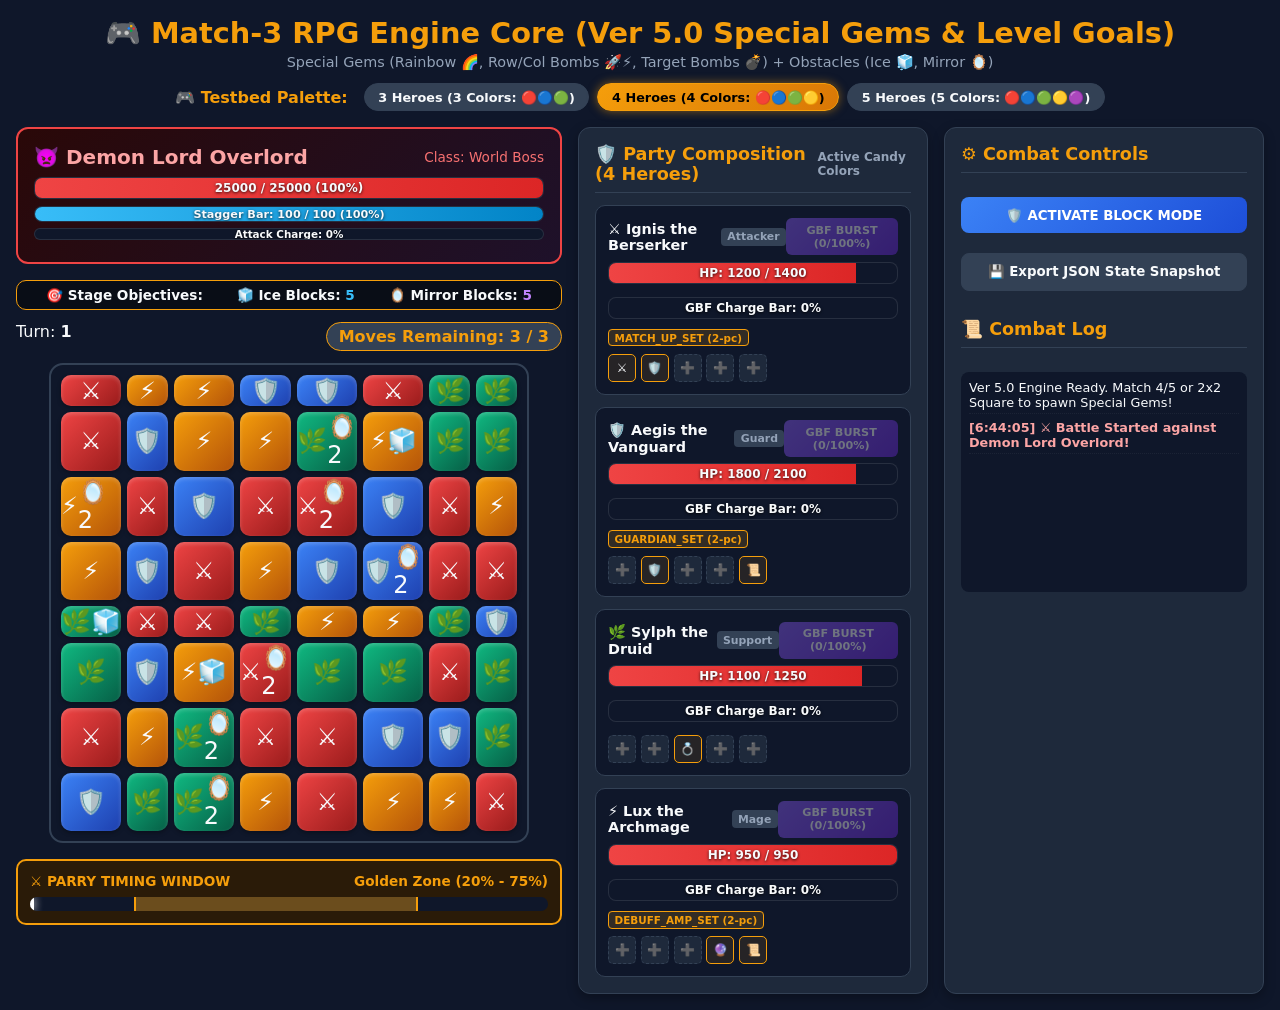
<file: index.html>
<!DOCTYPE html>
<html lang="en">
<head>
  <meta charset="UTF-8">
  <meta name="viewport" content="width=device-width, initial-scale=1.0">
  <title>Pure Match-3 Core Engine Playground Ver 5.0</title>
  <link rel="stylesheet" href="src/web/style.css">
</head>
<body>
  <header>
    <h1>🎮 Match-3 RPG Engine Core (Ver 5.0 Special Gems & Level Goals)</h1>
    <p>Special Gems (Rainbow 🌈, Row/Col Bombs 🚀⚡, Target Bombs 💣) + Obstacles (Ice 🧊, Mirror 🪞)</p>
    
    <div class="palette-switcher">
      <span style="font-weight: bold; color: var(--accent-gold); margin-right: 0.5rem;">🎮 Testbed Palette:</span>
      <button class="btn-palette" data-count="3">3 Heroes (3 Colors: 🔴🔵🟢)</button>
      <button class="btn-palette active" data-count="4">4 Heroes (4 Colors: 🔴🔵🟢🟡)</button>
      <button class="btn-palette" data-count="5">5 Heroes (5 Colors: 🔴🔵🟢🟡🟣)</button>
    </div>
  </header>

  <div class="game-container">
    <div class="grid-section">
      <!-- Boss Banner -->
      <div class="boss-banner" style="width: 100%;">
        <div class="boss-header">
          <div class="boss-name">
            👿 Demon Lord Overlord
            <span id="bossBrokenBadge" class="boss-broken-badge" style="display: none;">⚡ BROKEN (+75% DMG)</span>
            <span id="autoParryBadge" class="auto-parry-badge" style="display: none;">🛡️ AUTO-PARRY READY</span>
          </div>
          <div style="font-size: 0.85rem; color: #f87171;">Class: World Boss</div>
        </div>
        <!-- Boss HP Bar -->
        <div class="bar-container">
          <div class="bar-fill hp-fill" id="bossHpFill" style="width: 100%;"></div>
          <div class="bar-text" id="bossHpText">25000 / 25000 (100%)</div>
        </div>
        <!-- Boss Stagger / Break Bar -->
        <div class="bar-container" style="height: 16px;">
          <div class="bar-fill stagger-fill" id="bossStaggerFill" style="width: 100%;"></div>
          <div class="bar-text" id="bossStaggerText" style="font-size: 0.7rem;">Stagger Bar: 100 / 100</div>
        </div>
        <!-- Boss Charge Bar -->
        <div class="bar-container" style="height: 12px;">
          <div class="bar-fill charge-fill" id="bossChargeFill" style="width: 0%;"></div>
          <div class="bar-text" id="bossChargeText" style="font-size: 0.65rem;">Attack Charge: 0%</div>
        </div>
      </div>

      <!-- Level Goals Bar -->
      <div class="goals-bar" style="width: 100%; display: flex; justify-content: space-around; background: #090d16; border: 1px solid var(--accent-gold); border-radius: 10px; padding: 6px 12px; margin-bottom: 0.75rem; font-weight: bold; font-size: 0.85rem;">
        <span>🎯 Stage Objectives:</span>
        <div>🧊 Ice Blocks: <span id="goalIceText" style="color: #38bdf8;">5</span></div>
        <div>🪞 Mirror Blocks: <span id="goalMirrorText" style="color: #c084fc;">5</span></div>
      </div>

      <div class="board-header">
        <div>
          <span>Turn: <strong id="turnText">1</strong></span>
        </div>
        <div class="moves-badge">
          Moves Remaining: <span id="movesText">3</span> / 3
        </div>
      </div>

      <div class="grid-board" id="gridBoard"></div>

      <div class="parry-box" id="parryBox">
        <div style="display: flex; justify-content: space-between; font-size: 0.85rem; font-weight: bold; color: var(--accent-gold);">
          <span>⚔️ PARRY TIMING WINDOW</span>
          <span>Golden Zone (20% - 75%)</span>
        </div>
        <div class="parry-timer-bar">
          <div class="parry-window-zone"></div>
          <div class="parry-pointer" id="parryPointer"></div>
        </div>
      </div>
    </div>

    <div class="panel">
      <div class="panel-title">
        <span>🛡️ Party Composition (<span id="partyCountText">4</span> Heroes)</span>
        <span style="font-size: 0.75rem; color: var(--text-muted);">Active Candy Colors</span>
      </div>
      <div class="party-list" id="partyList"></div>
    </div>

    <div class="panel" style="display: flex; flex-direction: column; gap: 0.75rem;">
      <div class="panel-title">
        <span>⚙️ Combat Controls</span>
      </div>

      <button class="btn-action btn-block" id="btnBlock">
        🛡️ ACTIVATE BLOCK MODE
      </button>

      <button class="btn-action btn-secondary" id="btnExport">
        💾 Export JSON State Snapshot
      </button>

      <div class="panel-title" style="margin-top: 0.5rem;">
        <span>📜 Combat Log</span>
      </div>
      <div class="combat-log" id="combatLog">
        <div class="log-entry">Ver 5.0 Engine Ready. Match 4/5 or 2x2 Square to spawn Special Gems!</div>
      </div>
    </div>
  </div>

  <script type="module" src="src/web/app.js"></script>
</body>
</html>
</file>
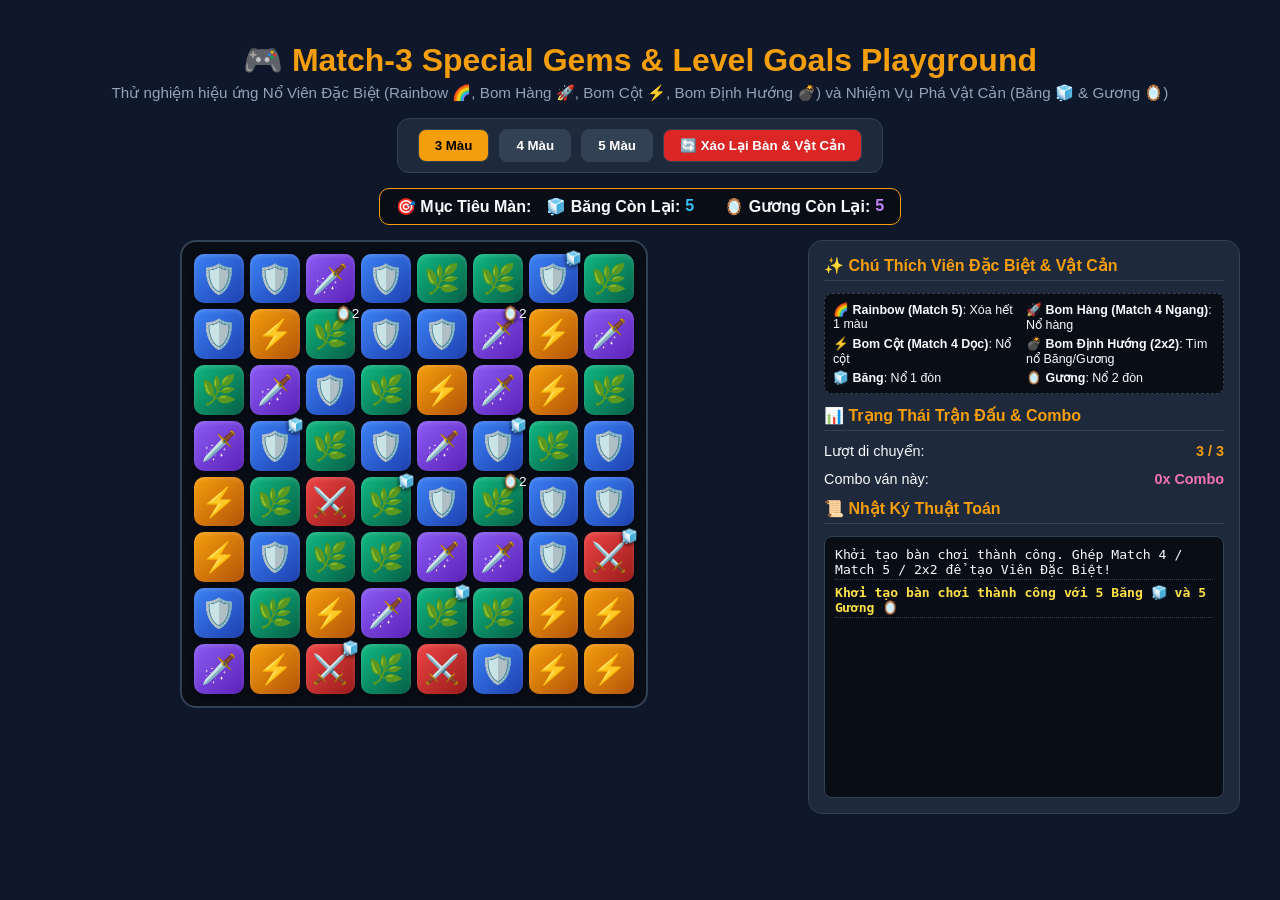
<file: match3_playground.html>
<!DOCTYPE html>
<html lang="vi">
<head>
  <meta charset="UTF-8">
  <meta name="viewport" content="width=device-width, initial-scale=1.0">
  <title>Match-3 Special Gems & Level Goals Playground (Standalone No-CORS)</title>
  <style>
    :root {
      --bg: #0f172a;
      --panel: #1e293b;
      --gold: #f59e0b;
      --text: #f8fafc;
      --border: #334155;
    }
    body {
      font-family: 'Segoe UI', Tahoma, Geneva, Verdana, sans-serif;
      background-color: var(--bg);
      color: var(--text);
      margin: 0;
      padding: 20px;
      display: flex;
      flex-direction: column;
      align-items: center;
    }
    h1 { color: var(--gold); margin-bottom: 5px; }
    p { color: #94a3b8; font-size: 0.95rem; margin-top: 0; text-align: center; }

    .controls {
      display: flex;
      gap: 10px;
      margin-bottom: 15px;
      background: var(--panel);
      padding: 10px 20px;
      border-radius: 12px;
      border: 1px solid var(--border);
    }
    button {
      background: #334155;
      color: #fff;
      border: 1px solid var(--border);
      padding: 8px 16px;
      border-radius: 8px;
      font-weight: bold;
      cursor: pointer;
      transition: all 0.2s;
    }
    button:hover { background: #475569; }
    button.active { background: var(--gold); color: #000; }

    .goals-bar {
      display: flex;
      gap: 15px;
      background: #090d16;
      border: 1px solid var(--gold);
      border-radius: 10px;
      padding: 8px 16px;
      margin-bottom: 15px;
      font-weight: bold;
    }
    .goal-item { display: flex; align-items: center; gap: 5px; }

    .main-layout {
      display: flex;
      gap: 20px;
      max-width: 1200px;
      width: 100%;
    }

    .board-container {
      flex: 1;
      display: flex;
      flex-direction: column;
      align-items: center;
    }

    .grid {
      display: grid;
      grid-template-columns: repeat(8, 1fr);
      gap: 6px;
      background: #090d16;
      padding: 12px;
      border-radius: 16px;
      border: 2px solid var(--border);
      width: 440px;
      height: 440px;
    }

    .tile {
      background: #1e293b;
      border-radius: 10px;
      display: flex;
      align-items: center;
      justify-content: center;
      font-size: 1.8rem;
      cursor: pointer;
      user-select: none;
      transition: transform 0.15s, box-shadow 0.15s, opacity 0.3s;
      position: relative;
      box-shadow: inset 0 2px 4px rgba(255,255,255,0.15), 0 3px 6px rgba(0,0,0,0.4);
    }
    .tile:hover { transform: scale(1.06); }
    .tile.selected {
      outline: 3px solid var(--gold);
      transform: scale(1.1);
      z-index: 5;
    }

    .tile.special-rainbow {
      background: conic-gradient(from 0deg, red, yellow, green, blue, purple, red);
      box-shadow: 0 0 12px rgba(245, 158, 11, 0.8);
      animation: spin 4s linear infinite;
    }
    @keyframes spin { 100% { transform: rotate(360deg); } }

    .obstacle-badge {
      position: absolute;
      top: -4px;
      right: -4px;
      font-size: 0.85rem;
      filter: drop-shadow(0 1px 2px #000);
    }

    .tile-red { background: linear-gradient(135deg, #ef4444, #991b1b); }
    .tile-blue { background: linear-gradient(135deg, #3b82f6, #1e40af); }
    .tile-green { background: linear-gradient(135deg, #10b981, #065f46); }
    .tile-yellow { background: linear-gradient(135deg, #f59e0b, #b45309); }
    .tile-purple { background: linear-gradient(135deg, #8b5cf6, #5b21b6); }

    .info-panel {
      width: 400px;
      background: var(--panel);
      border: 1px solid var(--border);
      border-radius: 14px;
      padding: 15px;
      display: flex;
      flex-direction: column;
      gap: 12px;
    }

    .section-title {
      font-size: 1rem;
      font-weight: bold;
      color: var(--gold);
      border-bottom: 1px solid var(--border);
      padding-bottom: 5px;
    }

    .stat-row {
      display: flex;
      justify-content: space-between;
      font-size: 0.9rem;
    }

    .log-box {
      background: #090d16;
      border: 1px solid var(--border);
      border-radius: 8px;
      padding: 10px;
      font-family: monospace;
      font-size: 0.82rem;
      height: 240px;
      overflow-y: auto;
      display: flex;
      flex-direction: column;
      gap: 5px;
    }
    .log-line { border-bottom: 1px dotted #334155; padding-bottom: 2px; }
    .log-highlight { color: #fde047; font-weight: bold; }
    .log-combo { color: #f472b6; font-weight: bold; }

    .legend-box {
      background: #090d16;
      border: 1px dashed var(--border);
      border-radius: 8px;
      padding: 8px;
      font-size: 0.78rem;
      display: grid;
      grid-template-columns: 1fr 1fr;
      gap: 4px;
    }
  </style>
</head>
<body>

  <h1>🎮 Match-3 Special Gems & Level Goals Playground</h1>
  <p>Thử nghiệm hiệu ứng Nổ Viên Đặc Biệt (Rainbow 🌈, Bom Hàng 🚀, Bom Cột ⚡, Bom Định Hướng 💣) và Nhiệm Vụ Phá Vật Cản (Băng 🧊 & Gương 🪞)</p>

  <div class="controls">
    <button id="btn3Color" class="active">3 Màu</button>
    <button id="btn4Color">4 Màu</button>
    <button id="btn5Color">5 Màu</button>
    <button id="btnResetGrid" style="background: #dc2626;">🔄 Xáo Lại Bàn & Vật Cản</button>
  </div>

  <div class="goals-bar">
    <span>🎯 Mục Tiêu Màn:</span>
    <div class="goal-item">🧊 Băng Còn Lại: <span id="goalIceText" style="color: #38bdf8;">5</span></div>
    <div class="goal-item" style="margin-left: 15px;">🪞 Gương Còn Lại: <span id="goalMirrorText" style="color: #c084fc;">5</span></div>
  </div>

  <div class="main-layout">
    <div class="board-container">
      <div class="grid" id="grid"></div>
    </div>

    <div class="info-panel">
      <div class="section-title">✨ Chú Thích Viên Đặc Biệt & Vật Cản</div>
      <div class="legend-box">
        <div>🌈 <strong>Rainbow (Match 5)</strong>: Xóa hết 1 màu</div>
        <div>🚀 <strong>Bom Hàng (Match 4 Ngang)</strong>: Nổ hàng</div>
        <div>⚡ <strong>Bom Cột (Match 4 Dọc)</strong>: Nổ cột</div>
        <div>💣 <strong>Bom Định Hướng (2x2)</strong>: Tìm nổ Băng/Gương</div>
        <div>🧊 <strong>Băng</strong>: Nổ 1 đòn</div>
        <div>🪞 <strong>Gương</strong>: Nổ 2 đòn</div>
      </div>

      <div class="section-title">📊 Trạng Thái Trận Đấu & Combo</div>
      <div class="stat-row">
        <span>Lượt di chuyển:</span>
        <strong id="movesCount" style="color: var(--gold);">3 / 3</strong>
      </div>
      <div class="stat-row">
        <span>Combo ván này:</span>
        <strong id="comboCount" style="color: #f472b6;">0x Combo</strong>
      </div>

      <div class="section-title">📜 Nhật Ký Thuật Toán</div>
      <div class="log-box" id="logBox">
        <div class="log-line">Khởi tạo bàn chơi thành công. Ghép Match 4 / Match 5 / 2x2 để tạo Viên Đặc Biệt!</div>
      </div>
    </div>
  </div>

  <script>
    // ----------------------------------------------------
    // INLINE ENGINE CORE FOR ZERO-CORS DOUBLE CLICK RUN
    // ----------------------------------------------------
    const MATCH_TYPES = { MATCH_3: 'MATCH_3', MATCH_4: 'MATCH_4', MATCH_2X2: 'MATCH_2X2', MATCH_5: 'MATCH_5' };
    const SPECIAL_TILES = { NORMAL: 'normal', RAINBOW: 'rainbow', ROW_BOMB: 'row_bomb', COL_BOMB: 'col_bomb', TARGET_BOMB: 'target_bomb' };
    const OBSTACLES = { NONE: 'none', ICE: 'ice', MIRROR: 'mirror' };

    class DynamicGridEngine {
      constructor(rows = 8, cols = 8) {
        this.rows = rows;
        this.cols = cols;
        this.availableColors = ['red', 'blue', 'green'];
        this.grid = [];
        this.goals = { ice: 5, mirror: 5 };
      }

      initGrid(customColors = null, goals = { ice: 5, mirror: 5 }) {
        if (customColors && Array.isArray(customColors) && customColors.length >= 3) {
          this.availableColors = [...customColors];
        } else if (!customColors) {
          this.availableColors = ['red', 'blue', 'green', 'yellow', 'purple'];
        }

        this.goals = { ...goals };
        this.grid = Array(this.rows).fill(null).map(() => Array(this.cols).fill(null));

        const obstacleCoords = new Set();
        let icePlaced = 0;
        let mirrorPlaced = 0;

        while (icePlaced < goals.ice || mirrorPlaced < goals.mirror) {
          const r = Math.floor(Math.random() * this.rows);
          const c = Math.floor(Math.random() * this.cols);
          const key = `${r}_${c}`;

          if (!obstacleCoords.has(key)) {
            obstacleCoords.add(key);
            if (icePlaced < goals.ice) icePlaced++;
            else mirrorPlaced++;
          }
        }

        for (let r = 0; r < this.rows; r++) {
          for (let c = 0; c < this.cols; c++) {
            let validColors = [...this.availableColors];
            
            if (c >= 2 && this.grid[r][c - 1] && this.grid[r][c - 2]) {
              if (this.grid[r][c - 1].color === this.grid[r][c - 2].color) {
                validColors = validColors.filter(clr => clr !== this.grid[r][c - 1].color);
              }
            }

            if (r >= 2 && this.grid[r - 1][c] && this.grid[r - 2][c]) {
              if (this.grid[r - 1][c].color === this.grid[r - 2][c].color) {
                validColors = validColors.filter(clr => clr !== this.grid[r - 1][c].color);
              }
            }

            const chosenColor = validColors.length > 0 ? validColors[Math.floor(Math.random() * validColors.length)] : this.availableColors[0];
            
            let obstacle = OBSTACLES.NONE;
            let hp = 0;
            const key = `${r}_${c}`;
            if (obstacleCoords.has(key)) {
              if (goals.ice > 0 && Math.random() < 0.5) {
                obstacle = OBSTACLES.ICE;
                hp = 1;
              } else {
                obstacle = OBSTACLES.MIRROR;
                hp = 2;
              }
            }

            this.grid[r][c] = {
              id: `tile_${r}_${c}_${Date.now()}_${Math.random().toString(36).substr(2, 4)}`,
              row: r,
              col: c,
              color: chosenColor,
              special: SPECIAL_TILES.NORMAL,
              obstacle,
              obstacleHp: hp
            };
          }
        }

        return this.getGridState();
      }

      swapTiles(r1, c1, r2, c2) {
        if (!this.isAdjacent(r1, c1, r2, c2)) {
          return { success: false, reason: 'Tiles are not adjacent' };
        }

        const t1 = this.grid[r1][c1];
        const t2 = this.grid[r2][c2];

        if (t1.special === SPECIAL_TILES.RAINBOW || t2.special === SPECIAL_TILES.RAINBOW) {
          const rainbowTile = t1.special === SPECIAL_TILES.RAINBOW ? t1 : t2;
          const targetTile = t1.special === SPECIAL_TILES.RAINBOW ? t2 : t1;
          return this.activateRainbowSwap(rainbowTile, targetTile.color);
        }

        this.executeSwap(r1, c1, r2, c2);
        const matches = this.findAllMatches();

        if (matches.length === 0) {
          this.executeSwap(r1, c1, r2, c2);
          return { success: false, reason: 'No match created' };
        }

        const cascadeResults = this.processCascades(matches);

        return {
          success: true,
          swap: { r1, c1, r2, c2 },
          cascadeResults,
          goals: { ...this.goals }
        };
      }

      activateRainbowSwap(rainbowTile, targetColor) {
        const clearedTiles = [];
        for (let r = 0; r < this.rows; r++) {
          for (let c = 0; c < this.cols; c++) {
            if (this.grid[r][c] && (this.grid[r][c].color === targetColor || (r === rainbowTile.row && c === rainbowTile.col))) {
              clearedTiles.push({ row: r, col: c });
              this.damageObstacleAt(r, c);
              this.grid[r][c] = null;
            }
          }
        }

        this.applyGravity();
        this.refillTop();
        const cascadeResults = this.processCascades(this.findAllMatches());

        return {
          success: true,
          isRainbow: true,
          targetColor,
          clearedCount: clearedTiles.length,
          cascadeResults,
          goals: { ...this.goals }
        };
      }

      processCascades(initialMatches = null) {
        const cascadeSequence = [];
        let comboMultiplier = 1.0;
        let currentMatches = initialMatches || this.findAllMatches();

        while (currentMatches.length > 0) {
          const matchDetails = [];
          const tilesToClear = new Set();
          const newSpecialGems = [];

          currentMatches.forEach(match => {
            const primaryTile = match.tiles[0];
            let createdSpecial = SPECIAL_TILES.NORMAL;

            if (match.matchType === MATCH_TYPES.MATCH_5 || match.count >= 5) {
              createdSpecial = SPECIAL_TILES.RAINBOW;
            } else if (match.matchType === MATCH_TYPES.MATCH_2X2) {
              createdSpecial = SPECIAL_TILES.TARGET_BOMB;
            } else if (match.matchType === MATCH_TYPES.MATCH_4 || match.count === 4) {
              createdSpecial = match.isHorizontal ? SPECIAL_TILES.ROW_BOMB : SPECIAL_TILES.COL_BOMB;
            }

            if (createdSpecial !== SPECIAL_TILES.NORMAL) {
              newSpecialGems.push({ row: primaryTile.row, col: primaryTile.col, color: match.color, special: createdSpecial });
            }

            matchDetails.push({
              color: match.color,
              matchType: match.matchType,
              count: match.tiles.length,
              tiles: match.tiles,
              createdSpecial,
              comboMultiplier
            });

            match.tiles.forEach(t => tilesToClear.add(`${t.row}_${t.col}`));
          });

          tilesToClear.forEach(coordKey => {
            const [r, c] = coordKey.split('_').map(Number);
            const tile = this.grid[r][c];
            if (tile && tile.special !== SPECIAL_TILES.NORMAL) {
              this.triggerSpecialTileEffect(tile, tilesToClear);
            }
          });

          const clearedTilesArray = [];
          tilesToClear.forEach(coordKey => {
            const [r, c] = coordKey.split('_').map(Number);
            if (this.grid[r][c]) {
              clearedTilesArray.push({ ...this.grid[r][c] });
              this.damageObstacleAt(r, c);
              this.damageAdjacentObstacles(r, c);
              this.grid[r][c] = null;
            }
          });

          newSpecialGems.forEach(spec => {
            this.grid[spec.row][spec.col] = {
              id: `tile_${spec.row}_${spec.col}_${Date.now()}_special`,
              row: spec.row,
              col: spec.col,
              color: spec.color,
              special: spec.special,
              obstacle: OBSTACLES.NONE,
              obstacleHp: 0
            };
          });

          const drops = this.applyGravity();
          const refills = this.refillTop();

          cascadeSequence.push({
            combo: comboMultiplier,
            matchDetails,
            clearedCount: clearedTilesArray.length,
            drops,
            refills,
            gridState: this.getGridState()
          });

          comboMultiplier += 0.25;
          currentMatches = this.findAllMatches();
        }

        return cascadeSequence;
      }

      triggerSpecialTileEffect(tile, tilesToClearSet) {
        if (tile.special === SPECIAL_TILES.ROW_BOMB) {
          for (let c = 0; c < this.cols; c++) tilesToClearSet.add(`${tile.row}_${c}`);
        } else if (tile.special === SPECIAL_TILES.COL_BOMB) {
          for (let r = 0; r < this.rows; r++) tilesToClearSet.add(`${r}_${tile.col}`);
        } else if (tile.special === SPECIAL_TILES.TARGET_BOMB) {
          this.triggerTargetedHomingBomb(tilesToClearSet);
        }
      }

      triggerTargetedHomingBomb(tilesToClearSet) {
        const obstacleTiles = [];
        for (let r = 0; r < this.rows; r++) {
          for (let c = 0; c < this.cols; c++) {
            if (this.grid[r][c] && this.grid[r][c].obstacle !== OBSTACLES.NONE) {
              obstacleTiles.push({ row: r, col: c });
            }
          }
        }

        if (obstacleTiles.length > 0) {
          const target = obstacleTiles[Math.floor(Math.random() * obstacleTiles.length)];
          tilesToClearSet.add(`${target.row}_${target.col}`);
          this.damageObstacleAt(target.row, target.col, true);
        } else {
          const r = Math.floor(Math.random() * this.rows);
          const c = Math.floor(Math.random() * this.cols);
          tilesToClearSet.add(`${r}_${c}`);
        }
      }

      damageObstacleAt(r, c, instantDestroy = false) {
        const tile = this.grid[r][c];
        if (!tile || tile.obstacle === OBSTACLES.NONE) return;

        if (instantDestroy) tile.obstacleHp = 0;
        else tile.obstacleHp--;

        if (tile.obstacleHp <= 0) {
          const type = tile.obstacle;
          tile.obstacle = OBSTACLES.NONE;
          if (type === OBSTACLES.ICE && this.goals.ice > 0) this.goals.ice--;
          if (type === OBSTACLES.MIRROR && this.goals.mirror > 0) this.goals.mirror--;
        }
      }

      damageAdjacentObstacles(r, c) {
        const adjacents = [
          { r: r - 1, c }, { r: r + 1, c },
          { r, c: c - 1 }, { r, c: c + 1 }
        ];

        adjacents.forEach(adj => {
          if (adj.r >= 0 && adj.r < this.rows && adj.c >= 0 && adj.c < this.cols) {
            this.damageObstacleAt(adj.r, adj.c);
          }
        });
      }

      findAllMatches() {
        const matchedGroups = [];

        for (let r = 0; r < this.rows - 1; r++) {
          for (let c = 0; c < this.cols - 1; c++) {
            const t1 = this.grid[r][c];
            const t2 = this.grid[r][c + 1];
            const t3 = this.grid[r + 1][c];
            const t4 = this.grid[r + 1][c + 1];

            if (t1 && t2 && t3 && t4 && t1.color === t2.color && t1.color === t3.color && t1.color === t4.color) {
              matchedGroups.push({
                color: t1.color,
                matchType: MATCH_TYPES.MATCH_2X2,
                tiles: [{ row: r, col: c }, { row: r, col: c + 1 }, { row: r + 1, col: c }, { row: r + 1, col: c + 1 }]
              });
            }
          }
        }

        for (let r = 0; r < this.rows; r++) {
          let matchLength = 1;
          for (let c = 0; c < this.cols; c++) {
            const current = this.grid[r][c];
            const next = c < this.cols - 1 ? this.grid[r][c + 1] : null;

            if (current && next && current.color === next.color) {
              matchLength++;
            } else {
              if (matchLength >= 3) {
                const matchTiles = [];
                for (let i = 0; i < matchLength; i++) {
                  matchTiles.push({ row: r, col: c - i, color: this.grid[r][c - i].color });
                }
                const color = this.grid[r][c - matchLength + 1].color;
                let matchType = MATCH_TYPES.MATCH_3;
                if (matchLength >= 5) matchType = MATCH_TYPES.MATCH_5;
                else if (matchLength === 4) matchType = MATCH_TYPES.MATCH_4;

                matchedGroups.push({ color, matchType, isHorizontal: true, tiles: matchTiles });
              }
              matchLength = 1;
            }
          }
        }

        for (let c = 0; c < this.cols; c++) {
          let matchLength = 1;
          for (let r = 0; r < this.rows; r++) {
            const current = this.grid[r][c];
            const next = r < this.rows - 1 ? this.grid[r + 1][c] : null;

            if (current && next && current.color === next.color) {
              matchLength++;
            } else {
              if (matchLength >= 3) {
                const matchTiles = [];
                for (let i = 0; i < matchLength; i++) {
                  matchTiles.push({ row: r - i, col: c, color: this.grid[r - i][c].color });
                }
                const color = this.grid[r - matchLength + 1][c].color;
                let matchType = MATCH_TYPES.MATCH_3;
                if (matchLength >= 5) matchType = MATCH_TYPES.MATCH_5;
                else if (matchLength === 4) matchType = MATCH_TYPES.MATCH_4;

                matchedGroups.push({ color, matchType, isHorizontal: false, tiles: matchTiles });
              }
              matchLength = 1;
            }
          }
        }

        return matchedGroups;
      }

      applyGravity() {
        const drops = [];
        for (let c = 0; c < this.cols; c++) {
          for (let r = this.rows - 1; r >= 0; r--) {
            if (this.grid[r][c] === null) {
              for (let rAbove = r - 1; rAbove >= 0; rAbove--) {
                if (this.grid[rAbove][c] !== null) {
                  this.grid[r][c] = this.grid[rAbove][c];
                  this.grid[r][c].row = r;
                  this.grid[rAbove][c] = null;
                  drops.push({ fromRow: rAbove, toRow: r, col: c });
                  break;
                }
              }
            }
          }
        }
        return drops;
      }

      refillTop() {
        const refills = [];
        for (let c = 0; c < this.cols; c++) {
          for (let r = 0; r < this.rows; r++) {
            if (this.grid[r][c] === null) {
              const color = this.availableColors[Math.floor(Math.random() * this.availableColors.length)];
              const newTile = {
                id: `tile_${r}_${c}_${Date.now()}_${Math.random().toString(36).substr(2, 4)}`,
                row: r,
                col: c,
                color,
                special: SPECIAL_TILES.NORMAL,
                obstacle: OBSTACLES.NONE,
                obstacleHp: 0
              };
              this.grid[r][c] = newTile;
              refills.push({ row: r, col: c, tile: newTile });
            }
          }
        }
        return refills;
      }

      executeSwap(r1, c1, r2, c2) {
        const temp = this.grid[r1][c1];
        this.grid[r1][c1] = this.grid[r2][c2];
        this.grid[r2][c2] = temp;
        if (this.grid[r1][c1]) { this.grid[r1][c1].row = r1; this.grid[r1][c1].col = c1; }
        if (this.grid[r2][c2]) { this.grid[r2][c2].row = r2; this.grid[r2][c2].col = c2; }
      }

      isAdjacent(r1, c1, r2, c2) {
        const rowDiff = Math.abs(r1 - r2);
        const colDiff = Math.abs(c1 - c2);
        return (rowDiff === 1 && colDiff === 0) || (rowDiff === 0 && colDiff === 1);
      }

      getGridState() {
        return this.grid.map(row => row.map(tile => tile ? { ...tile } : null));
      }
    }

    // ----------------------------------------------------
    // UI BINDING & HANDLERS
    // ----------------------------------------------------
    const gridEngine = new DynamicGridEngine(8, 8);
    let selectedTile = null;
    let movesLeft = 3;

    const COLOR_ICONS = { red: '⚔️', blue: '🛡️', green: '🌿', yellow: '⚡', purple: '🗡️' };

    function init() {
      gridEngine.initGrid(null, { ice: 5, mirror: 5 });
      movesLeft = 3;
      selectedTile = null;
      updateGoalsUI();
      renderBoard();
      log('Khởi tạo bàn chơi thành công với 5 Băng 🧊 và 5 Gương 🪞', 'log-highlight');
    }

    function renderBoard() {
      const gridEl = document.getElementById('grid');
      gridEl.innerHTML = '';
      const grid = gridEngine.getGridState();

      for (let r = 0; r < 8; r++) {
        for (let c = 0; c < 8; c++) {
          const tile = grid[r][c];
          const div = document.createElement('div');

          if (tile) {
            if (tile.special === SPECIAL_TILES.RAINBOW) {
              div.className = 'tile special-rainbow';
              div.textContent = '🌈';
            } else {
              div.className = `tile tile-${tile.color}`;
              let icon = COLOR_ICONS[tile.color] || '💎';
              if (tile.special === SPECIAL_TILES.ROW_BOMB) icon = '🚀';
              else if (tile.special === SPECIAL_TILES.COL_BOMB) icon = '⚡';
              else if (tile.special === SPECIAL_TILES.TARGET_BOMB) icon = '💣';
              div.textContent = icon;
            }

            if (tile.obstacle === OBSTACLES.ICE) {
              div.innerHTML += `<span class="obstacle-badge" title="Băng 🧊">🧊</span>`;
            } else if (tile.obstacle === OBSTACLES.MIRROR) {
              div.innerHTML += `<span class="obstacle-badge" title="Gương 🪞 (${tile.obstacleHp}HP)">🪞${tile.obstacleHp}</span>`;
            }

            if (selectedTile && selectedTile.r === r && selectedTile.c === c) {
              div.classList.add('selected');
            }
          } else {
            div.className = 'tile';
            div.style.opacity = '0.2';
          }

          div.addEventListener('click', () => onTileClick(r, c));
          gridEl.appendChild(div);
        }
      }
    }

    async function onTileClick(r, c) {
      if (!selectedTile) {
        selectedTile = { r, c };
        renderBoard();
      } else {
        const r1 = selectedTile.r;
        const c1 = selectedTile.c;
        selectedTile = null;

        if (r1 === r && c1 === c) { renderBoard(); return; }

        if (!gridEngine.isAdjacent(r1, c1, r, c)) {
          log('⚠️ Hai ô chọn không kề nhau!', '');
          renderBoard();
          return;
        }

        const res = gridEngine.swapTiles(r1, c1, r, c);
        if (!res.success) {
          log(`❌ Hoán đổi không hợp lệ: ${res.reason}`, '');
          renderBoard();
          return;
        }

        movesLeft--;
        document.getElementById('movesCount').textContent = `${movesLeft} / 3`;

        if (res.isRainbow) {
          log(`🌈 KÍCH HOẠT RAINBOW GEM! Xóa toàn bộ ${res.clearedCount} viên màu ${res.targetColor.toUpperCase()}!`, 'log-combo');
        }

        if (res.cascadeResults) {
          let combo = 0;
          for (const cascade of res.cascadeResults) {
            combo++;
            cascade.matchDetails.forEach(m => {
              if (m.createdSpecial !== 'normal') {
                log(`  ✨ [TẠO VIÊN ĐẶC BIỆT] Match ${m.matchType} tạo ${m.createdSpecial.toUpperCase()}!`, 'log-combo');
              }
            });
            renderBoard();
            updateGoalsUI();
            await sleep(350);
          }
          document.getElementById('comboCount').textContent = `${combo}x Combo`;
        }

        renderBoard();
        updateGoalsUI();
      }
    }

    function updateGoalsUI() {
      document.getElementById('goalIceText').textContent = gridEngine.goals.ice;
      document.getElementById('goalMirrorText').textContent = gridEngine.goals.mirror;
    }

    function log(msg, className = '') {
      const logBox = document.getElementById('logBox');
      const div = document.createElement('div');
      div.className = `log-line ${className}`;
      div.textContent = msg;
      logBox.appendChild(div);
      logBox.scrollTop = logBox.scrollHeight;
    }

    function sleep(ms) { return new Promise(resolve => setTimeout(resolve, ms)); }

    document.getElementById('btn3Color').addEventListener('click', () => { gridEngine.initGrid(['red', 'blue', 'green'], { ice: 5, mirror: 5 }); renderBoard(); updateGoalsUI(); });
    document.getElementById('btn4Color').addEventListener('click', () => { gridEngine.initGrid(['red', 'blue', 'green', 'yellow'], { ice: 5, mirror: 5 }); renderBoard(); updateGoalsUI(); });
    document.getElementById('btn5Color').addEventListener('click', () => { gridEngine.initGrid(['red', 'blue', 'green', 'yellow', 'purple'], { ice: 5, mirror: 5 }); renderBoard(); updateGoalsUI(); });
    document.getElementById('btnResetGrid').addEventListener('click', init);

    init();
  </script>
</body>
</html>
</file>
<file: src/web/style.css>
:root {
  --bg-dark: #0f172a;
  --panel-bg: #1e293b;
  --panel-border: #334155;
  --accent-gold: #f59e0b;
  --accent-blue: #3b82f6;
  --accent-red: #ef4444;
  --accent-green: #10b981;
  --accent-purple: #8b5cf6;
  --text-main: #f8fafc;
  --text-muted: #94a3b8;
}

* {
  box-sizing: border-box;
  margin: 0;
  padding: 0;
  font-family: 'Segoe UI', system-ui, -apple-system, sans-serif;
}

body {
  background-color: var(--bg-dark);
  color: var(--text-main);
  min-height: 100vh;
  display: flex;
  flex-direction: column;
  padding: 1rem;
}

header {
  text-align: center;
  margin-bottom: 1rem;
}

header h1 {
  font-size: 1.8rem;
  color: var(--accent-gold);
  margin-bottom: 0.25rem;
}

header p {
  color: var(--text-muted);
  font-size: 0.9rem;
}

.palette-switcher {
  display: flex;
  justify-content: center;
  align-items: center;
  gap: 0.5rem;
  margin-top: 0.75rem;
}

.btn-palette {
  background: #334155;
  color: var(--text-main);
  border: 1px solid var(--panel-border);
  border-radius: 20px;
  padding: 0.35rem 0.85rem;
  font-size: 0.8rem;
  font-weight: bold;
  cursor: pointer;
  transition: all 0.2s ease;
}

.btn-palette:hover {
  background: #475569;
}

.btn-palette.active {
  background: linear-gradient(135deg, #f59e0b, #d97706);
  color: #000;
  border-color: var(--accent-gold);
  box-shadow: 0 0 10px rgba(245, 158, 11, 0.5);
}

.game-container {
  display: grid;
  grid-template-columns: 1fr 350px 320px;
  gap: 1rem;
  max-width: 1450px;
  margin: 0 auto;
  width: 100%;
}

@media (max-width: 1200px) {
  .game-container {
    grid-template-columns: 1fr 1fr;
  }
}

@media (max-width: 768px) {
  .game-container {
    grid-template-columns: 1fr;
  }
}

.panel {
  background: var(--panel-bg);
  border: 1px solid var(--panel-border);
  border-radius: 12px;
  padding: 1rem;
  box-shadow: 0 4px 12px rgba(0,0,0,0.3);
}

.panel-title {
  font-size: 1.1rem;
  font-weight: 600;
  color: var(--accent-gold);
  border-bottom: 1px solid var(--panel-border);
  padding-bottom: 0.5rem;
  margin-bottom: 0.75rem;
  display: flex;
  justify-content: space-between;
  align-items: center;
}

.boss-banner {
  background: linear-gradient(135deg, #2a0808 0%, #1e112a 100%);
  border: 2px solid var(--accent-red);
  border-radius: 12px;
  padding: 1rem;
  margin-bottom: 1rem;
}

.boss-header {
  display: flex;
  justify-content: space-between;
  align-items: center;
  margin-bottom: 0.5rem;
}

.boss-name {
  font-size: 1.25rem;
  font-weight: bold;
  color: #fca5a5;
  display: flex;
  align-items: center;
  gap: 0.4rem;
}

.bar-container {
  background: #0f172a;
  border-radius: 8px;
  height: 22px;
  width: 100%;
  position: relative;
  overflow: hidden;
  border: 1px solid rgba(255,255,255,0.1);
  margin-bottom: 0.4rem;
}

.bar-fill {
  height: 100%;
  transition: width 0.3s ease-out;
}

.hp-fill { background: linear-gradient(90deg, #ef4444, #dc2626); }
.stagger-fill { background: linear-gradient(90deg, #38bdf8, #0284c7); }
.charge-fill { background: linear-gradient(90deg, #f59e0b, #d97706); }
.energy-fill { background: linear-gradient(90deg, #8b5cf6, #ec4899); }

.boss-broken-badge {
  background: linear-gradient(135deg, #ef4444, #dc2626);
  color: #fff;
  font-weight: bold;
  font-size: 0.75rem;
  padding: 0.2rem 0.6rem;
  border-radius: 12px;
  box-shadow: 0 0 12px rgba(239, 68, 68, 0.9);
  animation: pulse-border 0.8s infinite alternate;
}

.bar-text {
  position: absolute;
  width: 100%;
  text-align: center;
  top: 50%;
  transform: translateY(-50%);
  font-size: 0.75rem;
  font-weight: bold;
  text-shadow: 0 1px 3px rgba(0,0,0,0.8);
}

.grid-section {
  display: flex;
  flex-direction: column;
  align-items: center;
}

.board-header {
  display: flex;
  justify-content: space-between;
  width: 100%;
  margin-bottom: 0.75rem;
}

.moves-badge {
  background: #334155;
  border: 1px solid var(--accent-gold);
  border-radius: 20px;
  padding: 0.25rem 0.75rem;
  font-weight: bold;
  color: var(--accent-gold);
}

.grid-board {
  display: grid;
  grid-template-columns: repeat(8, 1fr);
  gap: 6px;
  background: #0f172a;
  padding: 10px;
  border-radius: 14px;
  border: 2px solid var(--panel-border);
  aspect-ratio: 1;
  width: 100%;
  max-width: 480px;
}

.tile {
  background: #334155;
  border-radius: 10px;
  display: flex;
  align-items: center;
  justify-content: center;
  font-size: 1.5rem;
  cursor: pointer;
  user-select: none;
  transition: transform 0.15s ease, box-shadow 0.15s ease;
  position: relative;
  box-shadow: inset 0 2px 4px rgba(255,255,255,0.2), 0 2px 4px rgba(0,0,0,0.3);
}

.tile:hover {
  transform: scale(1.05);
}

.tile.selected {
  outline: 3px solid var(--accent-gold);
  transform: scale(1.08);
  z-index: 10;
}

.tile-red { background: linear-gradient(135deg, #ef4444, #991b1b); }
.tile-blue { background: linear-gradient(135deg, #3b82f6, #1e40af); }
.tile-green { background: linear-gradient(135deg, #10b981, #065f46); }
.tile-yellow { background: linear-gradient(135deg, #f59e0b, #b45309); }
.tile-purple { background: linear-gradient(135deg, #8b5cf6, #5b21b6); }

.parry-box {
  background: #2a1b08;
  border: 2px solid var(--accent-gold);
  border-radius: 10px;
  padding: 0.75rem;
  margin-top: 1rem;
  width: 100%;
}

.parry-box.active {
  animation: pulse-border 1s infinite alternate;
}

@keyframes pulse-border {
  from { border-color: var(--accent-gold); }
  to { border-color: #ef4444; box-shadow: 0 0 15px rgba(239, 68, 68, 0.6); }
}

.parry-timer-bar {
  height: 14px;
  background: #0f172a;
  border-radius: 7px;
  position: relative;
  overflow: hidden;
  margin-top: 0.5rem;
}

.parry-window-zone {
  position: absolute;
  left: 20%;
  width: 55%;
  height: 100%;
  background: rgba(245, 158, 11, 0.4);
  border-left: 2px solid var(--accent-gold);
  border-right: 2px solid var(--accent-gold);
}

.parry-pointer {
  position: absolute;
  width: 4px;
  height: 100%;
  background: #ffffff;
  box-shadow: 0 0 8px #ffffff;
  left: 0%;
}

.auto-parry-badge {
  background: linear-gradient(135deg, #f59e0b, #d97706);
  color: #000;
  font-weight: bold;
  font-size: 0.75rem;
  padding: 0.2rem 0.6rem;
  border-radius: 12px;
  box-shadow: 0 0 10px rgba(245, 158, 11, 0.8);
}

.party-list {
  display: flex;
  flex-direction: column;
  gap: 0.75rem;
}

.hero-card {
  background: #0f172a;
  border: 1px solid var(--panel-border);
  border-radius: 10px;
  padding: 0.75rem;
  display: flex;
  flex-direction: column;
  gap: 0.4rem;
}

.hero-header {
  display: flex;
  justify-content: space-between;
  align-items: center;
}

.hero-name {
  font-weight: bold;
  font-size: 0.9rem;
  display: flex;
  align-items: center;
  gap: 0.35rem;
}

.badge-class {
  font-size: 0.68rem;
  padding: 0.15rem 0.4rem;
  border-radius: 4px;
  background: #334155;
  color: var(--text-muted);
}

.badge-set {
  background: rgba(245, 158, 11, 0.15);
  border: 1px solid var(--accent-gold);
  color: var(--accent-gold);
  border-radius: 4px;
  padding: 0.1rem 0.35rem;
  font-size: 0.65rem;
  font-weight: bold;
}

.ult-btn {
  background: linear-gradient(135deg, #8b5cf6, #6d28d9);
  color: #fff;
  border: none;
  border-radius: 6px;
  padding: 0.35rem 0.5rem;
  font-size: 0.7rem;
  font-weight: bold;
  cursor: pointer;
  transition: opacity 0.2s;
}

.ult-btn:disabled {
  opacity: 0.4;
  cursor: not-allowed;
}

.ult-btn.ready {
  background: linear-gradient(135deg, #ec4899, #be185d);
  box-shadow: 0 0 10px rgba(236, 72, 153, 0.8);
  animation: bounce 0.6s infinite alternate;
}

@keyframes bounce {
  to { transform: translateY(-2px); }
}

.equip-row {
  display: flex;
  gap: 0.3rem;
}

.equip-slot {
  width: 28px;
  height: 28px;
  background: #1e293b;
  border: 1px dashed var(--panel-border);
  border-radius: 5px;
  display: flex;
  align-items: center;
  justify-content: center;
  font-size: 0.75rem;
  cursor: pointer;
}

.equip-slot.filled {
  border-style: solid;
  border-color: var(--accent-gold);
  background: rgba(245, 158, 11, 0.1);
}

.btn-action {
  width: 100%;
  padding: 0.65rem;
  border-radius: 8px;
  font-weight: bold;
  cursor: pointer;
  border: none;
  margin-bottom: 0.5rem;
  transition: transform 0.1s;
}

.btn-action:active {
  transform: scale(0.98);
}

.btn-block {
  background: linear-gradient(135deg, #3b82f6, #1d4ed8);
  color: #fff;
}

.btn-block.active {
  background: linear-gradient(135deg, #ef4444, #b91c1c);
}

.btn-secondary {
  background: #334155;
  color: var(--text-main);
  border: 1px solid var(--panel-border);
}

.combat-log {
  background: #0f172a;
  border-radius: 8px;
  padding: 0.5rem;
  font-family: monospace;
  font-size: 0.8rem;
  height: 220px;
  overflow-y: auto;
  display: flex;
  flex-direction: column;
  gap: 0.35rem;
}

.log-entry {
  padding-bottom: 0.2rem;
  border-bottom: 1px dotted rgba(255,255,255,0.05);
}
.log-crit { color: #fca5a5; font-weight: bold; }
.log-parry { color: #fde047; font-weight: bold; }
.log-heal { color: #6ee7b7; }
</file>
